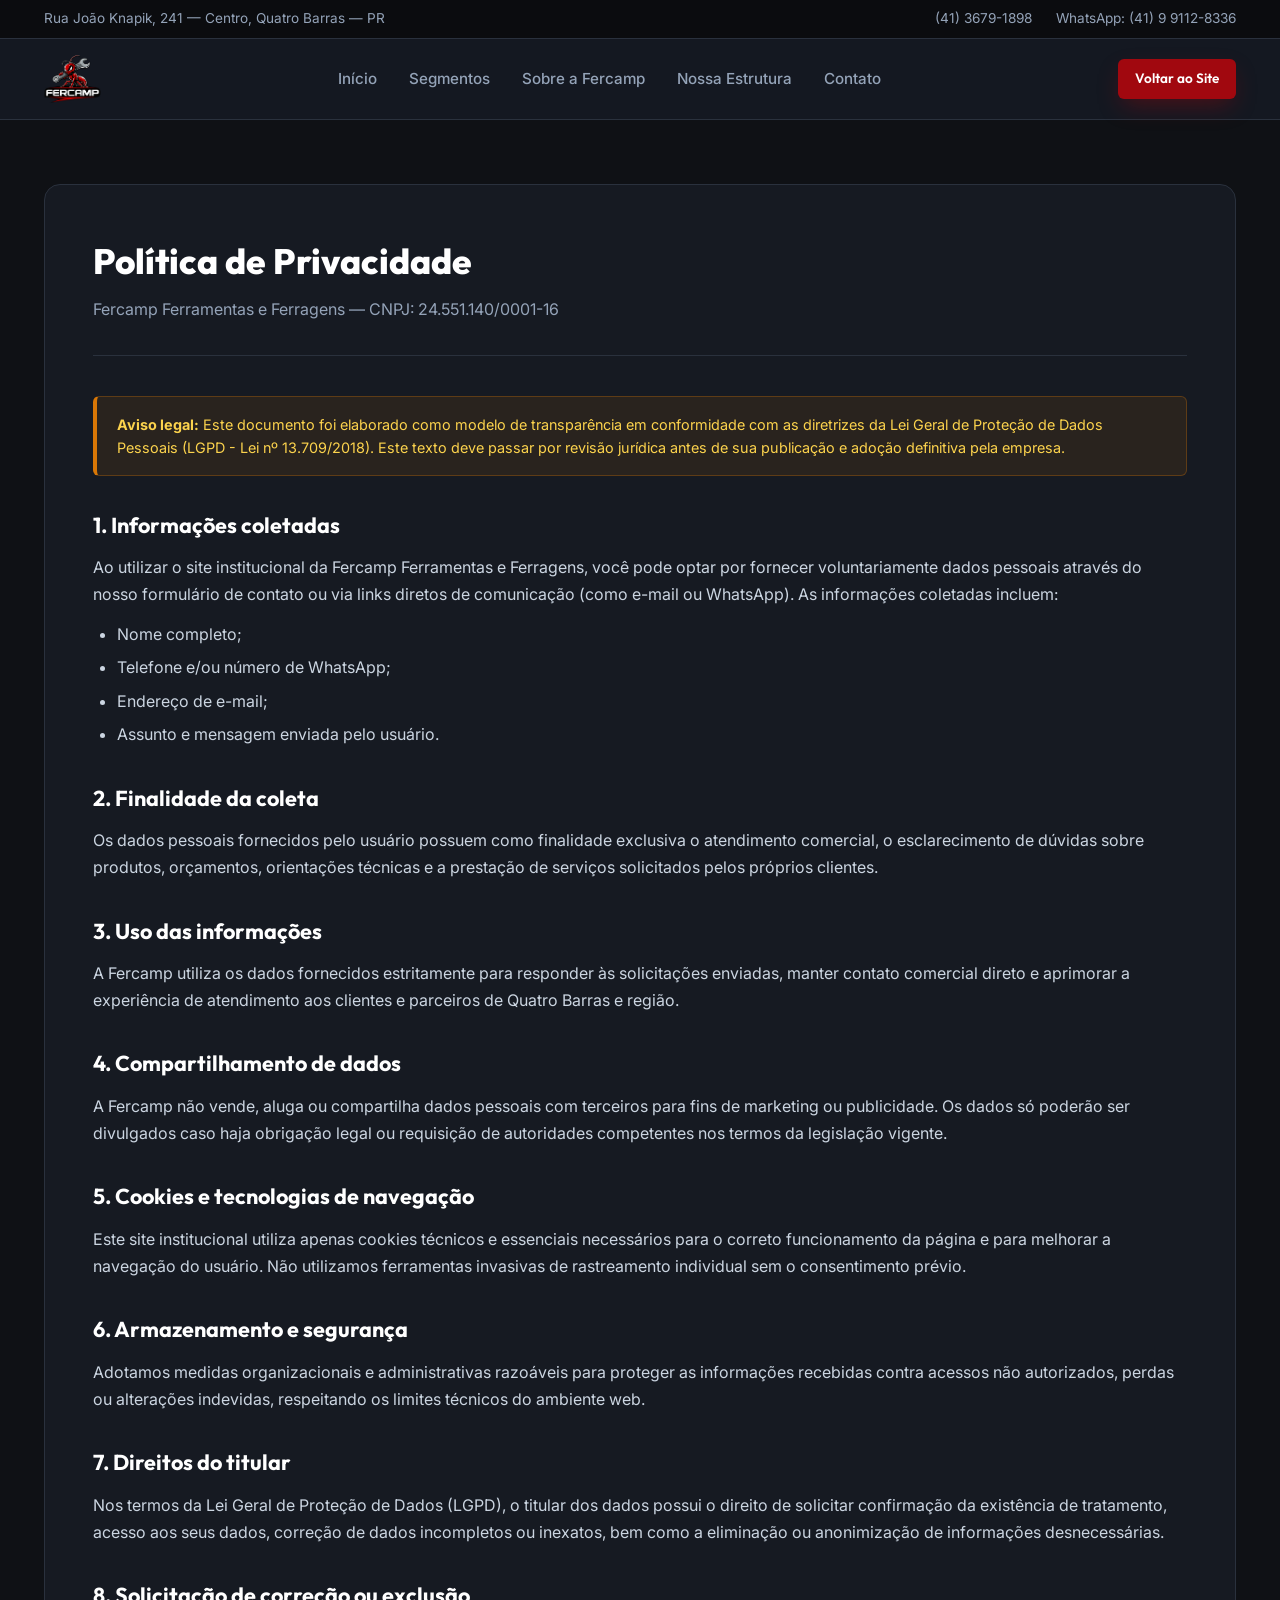
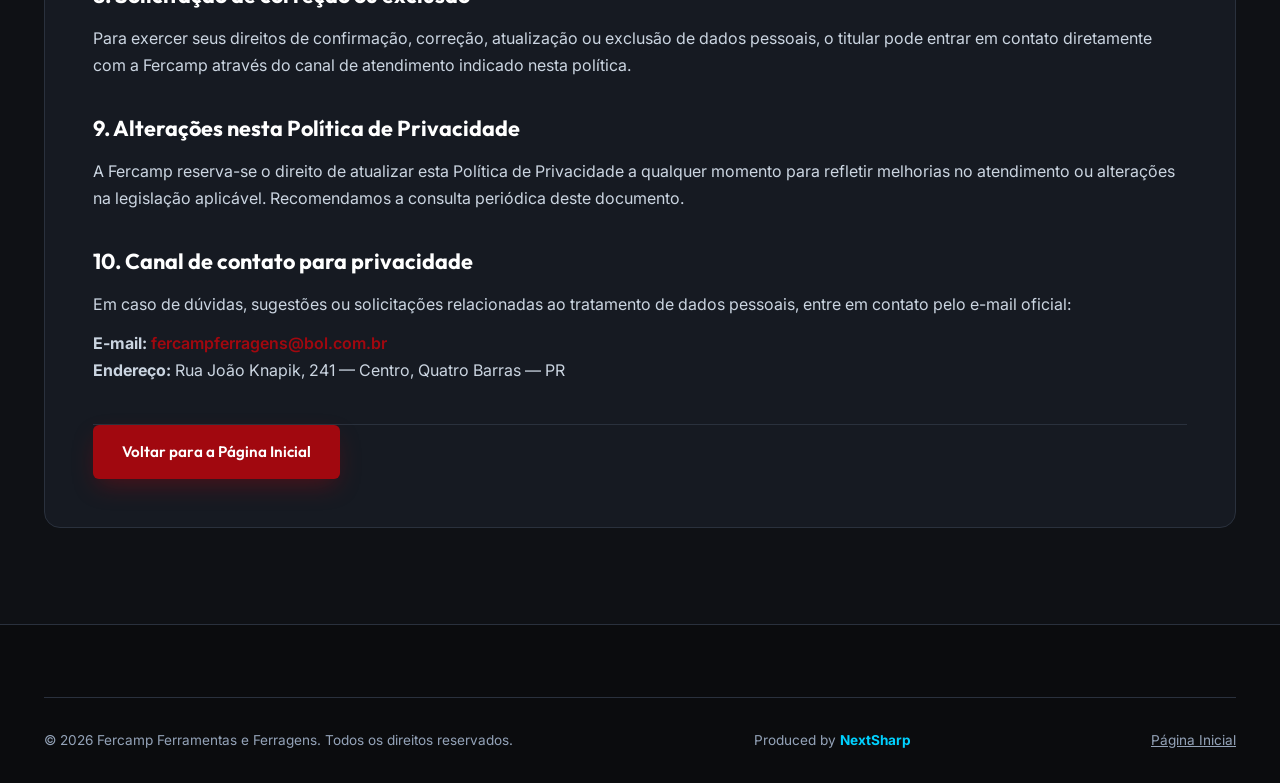
<file: politica-de-privacidade.html>
<!DOCTYPE html>
<html lang="pt-BR">
<head>
  <meta charset="UTF-8">
  <meta name="viewport" content="width=device-width, initial-scale=1.0">
  <title>Política de Privacidade | Fercamp Ferramentas e Ferragens</title>
  <meta name="description" content="Política de Privacidade e Proteção de Dados (LGPD) da Fercamp Ferramentas e Ferragens em Quatro Barras - PR.">
  <meta name="robots" content="noindex, follow">
  
  <!-- CSS Stylesheets -->
  <link rel="stylesheet" href="css/style.css">

  <!-- Favicon -->
  <link rel="icon" type="image/png" href="Img-LandingPage/Logo.png">
</head>
<body>

  <!-- Top Bar -->
  <div class="top-bar">
    <div class="container top-bar-inner">
      <div class="top-bar-location">
        <span>Rua João Knapik, 241 — Centro, Quatro Barras — PR</span>
      </div>
      <div class="top-bar-contact">
        <a href="tel:4136791898">(41) 3679-1898</a>
        <a href="https://wa.me/5541991128336?text=Ol%C3%A1!%20Encontrei%20a%20Fercamp%20pelo%20site%20e%20gostaria%20de%20solicitar%20informa%C3%A7%C3%B5es." target="_blank" rel="noopener noreferrer">WhatsApp: (41) 9 9112-8336</a>
      </div>
    </div>
  </div>

  <!-- Header -->
  <header class="site-header" id="siteHeader">
    <div class="container">
      <nav class="navbar" aria-label="Navegação Política de Privacidade">
        <a href="index.html" class="brand-logo">
          <img src="Img-LandingPage/Logo.png" alt="Fercamp Ferramentas e Ferragens" class="brand-logo-img" onerror="this.style.display='none'; this.nextElementSibling.style.display='flex';">
          <div class="brand-logo-fallback" style="display: none; align-items: center; gap: 0.75rem;">
            <div class="brand-logo-badge">F</div>
            <div class="brand-logo-text">
              FERCAMP <span>FERRAMENTAS</span>
              <span class="brand-subtitle">E FERRAGENS — QUATRO BARRAS</span>
            </div>
          </div>
        </a>

        <ul class="nav-links">
          <li><a href="index.html#inicio" class="nav-link">Início</a></li>
          <li><a href="index.html#segmentos" class="nav-link">Segmentos</a></li>
          <li><a href="index.html#sobre" class="nav-link">Sobre a Fercamp</a></li>
          <li><a href="index.html#estrutura" class="nav-link">Nossa Estrutura</a></li>
          <li><a href="index.html#contato" class="nav-link">Contato</a></li>
        </ul>

        <div class="nav-cta">
          <a href="index.html#contato" class="btn btn-primary btn-sm">Voltar ao Site</a>
        </div>
      </nav>
    </div>
  </header>

  <!-- Main Content -->
  <main class="policy-page">
    <div class="container">
      <article class="policy-card">
        <header class="policy-header">
          <h1>Política de Privacidade</h1>
          <p>Fercamp Ferramentas e Ferragens — CNPJ: 24.551.140/0001-16</p>
        </header>

        <!-- Mandatory Disclaimer -->
        <div class="legal-notice">
          <strong>Aviso legal:</strong> Este documento foi elaborado como modelo de transparência em conformidade com as diretrizes da Lei Geral de Proteção de Dados Pessoais (LGPD - Lei nº 13.709/2018). Este texto deve passar por revisão jurídica antes de sua publicação e adoção definitiva pela empresa.
        </div>

        <div class="policy-body">
          <section>
            <h2>1. Informações coletadas</h2>
            <p>
              Ao utilizar o site institucional da Fercamp Ferramentas e Ferragens, você pode optar por fornecer voluntariamente dados pessoais através do nosso formulário de contato ou via links diretos de comunicação (como e-mail ou WhatsApp). As informações coletadas incluem:
            </p>
            <ul>
              <li>Nome completo;</li>
              <li>Telefone e/ou número de WhatsApp;</li>
              <li>Endereço de e-mail;</li>
              <li>Assunto e mensagem enviada pelo usuário.</li>
            </ul>
          </section>

          <section>
            <h2>2. Finalidade da coleta</h2>
            <p>
              Os dados pessoais fornecidos pelo usuário possuem como finalidade exclusiva o atendimento comercial, o esclarecimento de dúvidas sobre produtos, orçamentos, orientações técnicas e a prestação de serviços solicitados pelos próprios clientes.
            </p>
          </section>

          <section>
            <h2>3. Uso das informações</h2>
            <p>
              A Fercamp utiliza os dados fornecidos estritamente para responder às solicitações enviadas, manter contato comercial direto e aprimorar a experiência de atendimento aos clientes e parceiros de Quatro Barras e região.
            </p>
          </section>

          <section>
            <h2>4. Compartilhamento de dados</h2>
            <p>
              A Fercamp não vende, aluga ou compartilha dados pessoais com terceiros para fins de marketing ou publicidade. Os dados só poderão ser divulgados caso haja obrigação legal ou requisição de autoridades competentes nos termos da legislação vigente.
            </p>
          </section>

          <section>
            <h2>5. Cookies e tecnologias de navegação</h2>
            <p>
              Este site institucional utiliza apenas cookies técnicos e essenciais necessários para o correto funcionamento da página e para melhorar a navegação do usuário. Não utilizamos ferramentas invasivas de rastreamento individual sem o consentimento prévio.
            </p>
          </section>

          <section>
            <h2>6. Armazenamento e segurança</h2>
            <p>
              Adotamos medidas organizacionais e administrativas razoáveis para proteger as informações recebidas contra acessos não autorizados, perdas ou alterações indevidas, respeitando os limites técnicos do ambiente web.
            </p>
          </section>

          <section>
            <h2>7. Direitos do titular</h2>
            <p>
              Nos termos da Lei Geral de Proteção de Dados (LGPD), o titular dos dados possui o direito de solicitar confirmação da existência de tratamento, acesso aos seus dados, correção de dados incompletos ou inexatos, bem como a eliminação ou anonimização de informações desnecessárias.
            </p>
          </section>

          <section>
            <h2>8. Solicitação de correção ou exclusão</h2>
            <p>
              Para exercer seus direitos de confirmação, correção, atualização ou exclusão de dados pessoais, o titular pode entrar em contato diretamente com a Fercamp através do canal de atendimento indicado nesta política.
            </p>
          </section>

          <section>
            <h2>9. Alterações nesta Política de Privacidade</h2>
            <p>
              A Fercamp reserva-se o direito de atualizar esta Política de Privacidade a qualquer momento para refletir melhorias no atendimento ou alterações na legislação aplicável. Recomendamos a consulta periódica deste documento.
            </p>
          </section>

          <section>
            <h2>10. Canal de contato para privacidade</h2>
            <p>
              Em caso de dúvidas, sugestões ou solicitações relacionadas ao tratamento de dados pessoais, entre em contato pelo e-mail oficial:
            </p>
            <p>
              <strong>E-mail:</strong> <a href="mailto:fercampferragens@bol.com.br" style="color: var(--primary-red); font-weight: 600;">fercampferragens@bol.com.br</a><br>
              <strong>Endereço:</strong> Rua João Knapik, 241 — Centro, Quatro Barras — PR
            </p>
          </section>
        </div>

        <div style="margin-top: 2.5rem; pt-2; border-top: 1px solid var(--border-dark);">
          <a href="index.html" class="btn btn-primary">Voltar para a Página Inicial</a>
        </div>
      </article>
    </div>
  </main>

  <!-- Footer -->
  <footer class="site-footer">
    <div class="container">
      <div class="footer-bottom">
        <div>
          &copy; <span id="currentYear"></span> Fercamp Ferramentas e Ferragens. Todos os direitos reservados.
        </div>
        <div>
          Produced by <a href="https://nextsharp.com.br/" target="_blank" rel="noopener noreferrer" class="nextsharp-credit">NextSharp</a>
        </div>
        <div>
          <a href="index.html">Página Inicial</a>
        </div>
      </div>
    </div>
  </footer>

  <script src="js/main.js"></script>
</body>
</html>
</file>
<file: css/style.css>
/* ==========================================================================
   Fercamp Ferramentas e Ferragens - Design System & Stylesheet
   Color Palette: Primary Red #a1080f, Graphite Dark #15181e, Slate #1e232b, White #ffffff
   ========================================================================== */

@import url('https://fonts.googleapis.com/css2?family=Inter:wght@300;400;500;600;700;800&family=Outfit:wght@500;600;700;800&display=swap');

:root {
  /* Brand Colors */
  --primary-red: #a1080f;
  --primary-red-hover: #b80d15;
  --primary-red-light: rgba(161, 8, 15, 0.12);
  --primary-red-glow: rgba(161, 8, 15, 0.35);

  /* Dark Industrial Palette */
  --bg-dark-main: #0f1115;
  --bg-dark-surface: #161a22;
  --bg-dark-card: #1d222c;
  --border-dark: #2a313d;
  --border-dark-hover: #3e4858;

  /* Light Theme / Neutral Accents */
  --bg-light-main: #f8fafc;
  --bg-light-surface: #ffffff;
  --bg-light-card: #ffffff;
  --border-light: #e2e8f0;

  /* Text Colors */
  --text-main-dark: #f8fafc;
  --text-muted-dark: #94a3b8;
  --text-main-light: #0f172a;
  --text-muted-light: #475569;

  /* Accents */
  --industrial-amber: #d97706;
  --industrial-amber-glow: rgba(217, 119, 6, 0.2);
  --steel-grey: #64748b;
  --whatsapp-green: #25d366;
  --whatsapp-hover: #20ba5a;

  /* Typography */
  --font-heading: 'Outfit', -apple-system, BlinkMacSystemFont, sans-serif;
  --font-body: 'Inter', -apple-system, BlinkMacSystemFont, sans-serif;

  /* Elevations & Shadows */
  --shadow-sm: 0 2px 4px rgba(0, 0, 0, 0.1);
  --shadow-md: 0 8px 16px rgba(0, 0, 0, 0.2);
  --shadow-lg: 0 16px 32px rgba(0, 0, 0, 0.3);
  --shadow-red: 0 10px 25px -5px rgba(161, 8, 15, 0.4);

  /* Border Radius & Layout */
  --radius-sm: 6px;
  --radius-md: 10px;
  --radius-lg: 16px;
  --radius-full: 9999px;
  --container-max: 1240px;
  --transition-fast: 0.2s cubic-bezier(0.4, 0, 0.2, 1);
  --transition-normal: 0.3s cubic-bezier(0.4, 0, 0.2, 1);
}

/* Reset & Global Standards */
*, *::before, *::after {
  box-sizing: border-box;
  margin: 0;
  padding: 0;
}

html {
  scroll-behavior: smooth;
  font-size: 16px;
  -webkit-text-size-adjust: 100%;
}

body {
  font-family: var(--font-body);
  background-color: var(--bg-dark-main);
  color: var(--text-main-dark);
  line-height: 1.6;
  overflow-x: hidden;
  -webkit-font-smoothing: antialiased;
}

img {
  max-width: 100%;
  height: auto;
  display: block;
}

a {
  color: inherit;
  text-decoration: none;
  transition: color var(--transition-fast);
}

button, input, textarea, select {
  font-family: inherit;
  font-size: inherit;
}

ul {
  list-style: none;
}

.container {
  width: 100%;
  max-width: var(--container-max);
  margin: 0 auto;
  padding: 0 1.5rem;
}

/* Accessibility Focus States */
:focus-visible {
  outline: 3px solid var(--primary-red);
  outline-offset: 3px;
}

/* Top Bar Announcement Header */
.top-bar {
  background-color: #0b0c0f;
  border-bottom: 1px solid var(--border-dark);
  padding: 0.5rem 0;
  font-size: 0.85rem;
  color: var(--text-muted-dark);
}

.top-bar-inner {
  display: flex;
  justify-content: space-between;
  align-items: center;
  gap: 1rem;
  flex-wrap: wrap;
}

.top-bar-contact {
  display: flex;
  align-items: center;
  gap: 1.5rem;
}

.top-bar-contact a {
  display: flex;
  align-items: center;
  gap: 0.4rem;
  transition: color var(--transition-fast);
}

.top-bar-contact a:hover {
  color: #ffffff;
}

.top-bar-location {
  display: flex;
  align-items: center;
  gap: 0.4rem;
  color: var(--text-muted-dark);
}

.top-bar-icon {
  width: 15px;
  height: 15px;
  color: var(--primary-red);
}

/* Header & Main Navbar */
.site-header {
  position: sticky;
  top: 0;
  z-index: 1000;
  background-color: rgba(22, 26, 34, 0.95);
  backdrop-filter: blur(12px);
  border-bottom: 1px solid var(--border-dark);
  transition: background-color var(--transition-normal), box-shadow var(--transition-normal);
}

.site-header.scrolled {
  box-shadow: var(--shadow-md);
  background-color: rgba(15, 17, 21, 0.98);
}

.navbar {
  display: flex;
  align-items: center;
  justify-content: space-between;
  height: 80px;
}

.brand-logo {
  display: flex;
  align-items: center;
  gap: 0.75rem;
  font-family: var(--font-heading);
  font-weight: 800;
  font-size: 1.5rem;
  color: #ffffff;
  letter-spacing: -0.02em;
}

.brand-logo-badge {
  background: var(--primary-red);
  color: #ffffff;
  padding: 0.4rem 0.7rem;
  border-radius: var(--radius-sm);
  font-size: 1.25rem;
  font-weight: 900;
  line-height: 1;
  box-shadow: var(--shadow-red);
  display: flex;
  align-items: center;
  justify-content: center;
}

.brand-logo-img {
  max-height: 48px;
  width: auto;
  object-fit: contain;
  display: block;
}

.brand-logo-text span {
  color: var(--primary-red);
}

.brand-subtitle {
  display: block;
  font-size: 0.7rem;
  font-weight: 500;
  letter-spacing: 0.15em;
  text-transform: uppercase;
  color: var(--text-muted-dark);
}

.nav-links {
  display: flex;
  align-items: center;
  gap: 2rem;
}

.nav-link {
  font-weight: 500;
  font-size: 0.95rem;
  color: var(--text-muted-dark);
  position: relative;
  padding: 0.5rem 0;
}

.nav-link:hover,
.nav-link.active {
  color: #ffffff;
}

.nav-link::after {
  content: '';
  position: absolute;
  bottom: 0;
  left: 0;
  width: 0;
  height: 2px;
  background-color: var(--primary-red);
  transition: width var(--transition-fast);
}

.nav-link:hover::after,
.nav-link.active::after {
  width: 100%;
}

.nav-cta {
  display: flex;
  align-items: center;
  gap: 1rem;
}

/* Mobile Toggle Hamburger */
.mobile-toggle {
  display: none;
  background: transparent;
  border: 1px solid var(--border-dark);
  color: #ffffff;
  width: 44px;
  height: 44px;
  border-radius: var(--radius-sm);
  cursor: pointer;
  align-items: center;
  justify-content: center;
  transition: background var(--transition-fast);
}

.mobile-toggle:hover {
  background: var(--bg-dark-card);
}

.hamburger-icon {
  width: 24px;
  height: 24px;
}

/* Mobile Navigation Drawer */
.mobile-nav-drawer {
  position: fixed;
  top: 0;
  right: -100%;
  width: 85%;
  max-width: 380px;
  height: 100vh;
  background-color: var(--bg-dark-surface);
  border-left: 1px solid var(--border-dark);
  z-index: 1050;
  display: flex;
  flex-direction: column;
  padding: 2rem 1.5rem;
  transition: right var(--transition-normal);
  box-shadow: -10px 0 30px rgba(0, 0, 0, 0.5);
  overflow-y: auto;
}

.mobile-nav-drawer.open {
  right: 0;
}

.mobile-nav-header {
  display: flex;
  align-items: center;
  justify-content: space-between;
  margin-bottom: 2rem;
  padding-bottom: 1rem;
  border-bottom: 1px solid var(--border-dark);
}

.mobile-close-btn {
  background: transparent;
  border: none;
  color: var(--text-muted-dark);
  cursor: pointer;
  padding: 0.5rem;
  display: flex;
  align-items: center;
  justify-content: center;
}

.mobile-close-btn:hover {
  color: #ffffff;
}

.mobile-nav-links {
  display: flex;
  flex-direction: column;
  gap: 1.25rem;
  margin-bottom: 2.5rem;
}

.mobile-nav-link {
  font-size: 1.1rem;
  font-weight: 600;
  color: var(--text-main-dark);
  display: flex;
  align-items: center;
  justify-content: space-between;
  padding: 0.75rem 0;
  border-bottom: 1px solid rgba(255, 255, 255, 0.05);
}

.mobile-nav-link:hover, .mobile-nav-link.active {
  color: var(--primary-red);
}

.mobile-nav-contact {
  margin-top: auto;
  padding-top: 1.5rem;
  border-top: 1px solid var(--border-dark);
  display: flex;
  flex-direction: column;
  gap: 1rem;
}

.drawer-overlay {
  position: fixed;
  top: 0;
  left: 0;
  width: 100vw;
  height: 100vh;
  background-color: rgba(0, 0, 0, 0.7);
  backdrop-filter: blur(4px);
  z-index: 1040;
  opacity: 0;
  visibility: hidden;
  transition: opacity var(--transition-normal), visibility var(--transition-normal);
}

.drawer-overlay.open {
  opacity: 1;
  visibility: visible;
}

/* Button Components */
.btn {
  display: inline-flex;
  align-items: center;
  justify-content: center;
  gap: 0.6rem;
  padding: 0.85rem 1.75rem;
  font-family: var(--font-heading);
  font-weight: 600;
  font-size: 0.95rem;
  border-radius: var(--radius-sm);
  cursor: pointer;
  transition: all var(--transition-fast);
  border: 1px solid transparent;
  white-space: nowrap;
}

.btn-primary {
  background-color: var(--primary-red);
  color: #ffffff;
  box-shadow: var(--shadow-red);
}

.btn-primary:hover {
  background-color: var(--primary-red-hover);
  transform: translateY(-2px);
  box-shadow: 0 12px 28px -5px rgba(161, 8, 15, 0.5);
}

.btn-secondary {
  background-color: var(--bg-dark-card);
  color: #ffffff;
  border-color: var(--border-dark);
}

.btn-secondary:hover {
  background-color: #242b37;
  border-color: var(--border-dark-hover);
  transform: translateY(-2px);
}

.btn-whatsapp {
  background-color: var(--whatsapp-green);
  color: #ffffff;
}

.btn-whatsapp:hover {
  background-color: var(--whatsapp-hover);
  transform: translateY(-2px);
  box-shadow: 0 10px 25px -5px rgba(37, 211, 102, 0.4);
}

.btn-outline-red {
  background: transparent;
  color: #ffffff;
  border-color: var(--primary-red);
}

.btn-outline-red:hover {
  background: var(--primary-red);
  color: #ffffff;
  transform: translateY(-2px);
}

.btn-sm {
  padding: 0.5rem 1rem;
  font-size: 0.85rem;
}

.btn-lg {
  padding: 1rem 2.25rem;
  font-size: 1.05rem;
}

.btn-block {
  width: 100%;
}

/* Hero Section */
.hero {
  position: relative;
  padding: 5rem 0 6rem;
  background: linear-gradient(135deg, rgba(15, 17, 21, 0.92) 0%, rgba(22, 26, 34, 0.85) 100%),
              url('../Img-LandingPage/HeroSection.png') center/cover no-repeat;
  border-bottom: 1px solid var(--border-dark);
  overflow: hidden;
}

.hero::before {
  content: '';
  position: absolute;
  top: 0;
  right: 0;
  width: 45%;
  height: 100%;
  background: radial-gradient(circle at center, rgba(161, 8, 15, 0.15) 0%, transparent 70%);
  pointer-events: none;
}

.hero-grid {
  display: grid;
  grid-template-columns: 1.2fr 0.8fr;
  gap: 3.5rem;
  align-items: center;
}

.hero-badge {
  display: inline-flex;
  align-items: center;
  gap: 0.5rem;
  background-color: rgba(161, 8, 15, 0.15);
  border: 1px solid rgba(161, 8, 15, 0.4);
  color: #ff4d58;
  font-size: 0.85rem;
  font-weight: 600;
  padding: 0.4rem 1rem;
  border-radius: var(--radius-full);
  margin-bottom: 1.5rem;
}

.hero-badge-icon {
  width: 8px;
  height: 8px;
  border-radius: 50%;
  background-color: var(--primary-red);
  box-shadow: 0 0 10px var(--primary-red);
}

.hero-title {
  font-family: var(--font-heading);
  font-size: clamp(2.2rem, 5vw, 3.5rem);
  font-weight: 800;
  line-height: 1.15;
  color: #ffffff;
  margin-bottom: 1.25rem;
  letter-spacing: -0.03em;
}

.hero-title span {
  color: var(--primary-red);
  position: relative;
  display: inline-block;
}

.hero-subtitle {
  font-size: 1.15rem;
  color: var(--text-muted-dark);
  margin-bottom: 2.25rem;
  max-width: 640px;
  line-height: 1.7;
}

.hero-actions {
  display: flex;
  align-items: center;
  gap: 1.25rem;
  flex-wrap: wrap;
  margin-bottom: 2.5rem;
}

/* Notice Banner Highlight */
.notice-banner {
  display: flex;
  align-items: center;
  gap: 1rem;
  background: rgba(30, 35, 43, 0.85);
  border: 1px solid rgba(217, 119, 6, 0.4);
  border-left: 4px solid var(--industrial-amber);
  padding: 1rem 1.25rem;
  border-radius: var(--radius-sm);
  backdrop-filter: blur(8px);
}

.notice-icon {
  color: var(--industrial-amber);
  flex-shrink: 0;
  width: 24px;
  height: 24px;
}

.notice-text {
  font-size: 0.9rem;
  color: #f1f5f9;
  font-weight: 500;
}

.notice-text strong {
  color: #ffffff;
}

/* Hero Feature Card Showcase */
.hero-card-grid {
  display: grid;
  grid-template-columns: repeat(2, 1fr);
  gap: 1rem;
}

.hero-card {
  background-color: rgba(22, 26, 34, 0.85);
  border: 1px solid var(--border-dark);
  padding: 1.25rem;
  border-radius: var(--radius-md);
  backdrop-filter: blur(10px);
  transition: transform var(--transition-fast), border-color var(--transition-fast);
}

.hero-card:hover {
  transform: translateY(-4px);
  border-color: var(--primary-red);
}

.hero-card-icon {
  width: 36px;
  height: 36px;
  background-color: var(--primary-red-light);
  color: var(--primary-red);
  border-radius: var(--radius-sm);
  display: flex;
  align-items: center;
  justify-content: center;
  margin-bottom: 0.75rem;
}

.hero-card-title {
  font-family: var(--font-heading);
  font-size: 1rem;
  font-weight: 700;
  color: #ffffff;
  margin-bottom: 0.25rem;
}

.hero-card-desc {
  font-size: 0.8rem;
  color: var(--text-muted-dark);
}

/* Section Header Typography */
.section {
  padding: 5.5rem 0;
  position: relative;
}

.section-alt {
  background-color: var(--bg-dark-surface);
  border-top: 1px solid var(--border-dark);
  border-bottom: 1px solid var(--border-dark);
}

.section-header {
  text-align: center;
  max-width: 720px;
  margin: 0 auto 4rem;
}

.section-subtitle {
  font-family: var(--font-heading);
  font-size: 0.85rem;
  font-weight: 700;
  text-transform: uppercase;
  letter-spacing: 0.15em;
  color: var(--primary-red);
  margin-bottom: 0.75rem;
  display: inline-block;
}

.section-title {
  font-family: var(--font-heading);
  font-size: clamp(1.8rem, 4vw, 2.5rem);
  font-weight: 800;
  color: #ffffff;
  line-height: 1.2;
  letter-spacing: -0.02em;
  margin-bottom: 1rem;
}

.section-description {
  font-size: 1.05rem;
  color: var(--text-muted-dark);
}

/* Segmentos Section */
.segment-grid {
  display: grid;
  grid-template-columns: repeat(auto-fill, minmax(280px, 1fr));
  gap: 1.5rem;
}

.segment-card {
  background-color: var(--bg-dark-card);
  border: 1px solid var(--border-dark);
  border-radius: var(--radius-md);
  padding: 1.75rem;
  transition: transform var(--transition-normal), border-color var(--transition-normal), box-shadow var(--transition-normal);
  display: flex;
  flex-direction: column;
  position: relative;
  overflow: hidden;
}

.segment-card::before {
  content: '';
  position: absolute;
  top: 0;
  left: 0;
  width: 100%;
  height: 3px;
  background: var(--primary-red);
  opacity: 0;
  transition: opacity var(--transition-fast);
}

.segment-card:hover {
  transform: translateY(-6px);
  border-color: rgba(161, 8, 15, 0.4);
  box-shadow: 0 12px 24px rgba(0, 0, 0, 0.4);
}

.segment-card:hover::before {
  opacity: 1;
}

.segment-icon-wrapper {
  width: 52px;
  height: 52px;
  background-color: rgba(161, 8, 15, 0.1);
  border: 1px solid rgba(161, 8, 15, 0.25);
  border-radius: var(--radius-md);
  display: flex;
  align-items: center;
  justify-content: center;
  color: var(--primary-red);
  margin-bottom: 1.25rem;
  transition: transform var(--transition-fast), background var(--transition-fast);
}

.segment-card:hover .segment-icon-wrapper {
  background-color: var(--primary-red);
  color: #ffffff;
  transform: scale(1.05);
}

.segment-icon {
  width: 26px;
  height: 26px;
}

.segment-title {
  font-family: var(--font-heading);
  font-size: 1.2rem;
  font-weight: 700;
  color: #ffffff;
  margin-bottom: 0.6rem;
}

.segment-desc {
  font-size: 0.92rem;
  color: var(--text-muted-dark);
  line-height: 1.55;
}

/* Institutional / About Fercamp Section */
.about-grid {
  display: grid;
  grid-template-columns: 1fr 1fr;
  gap: 3.5rem;
  align-items: center;
}

.about-content-text {
  display: flex;
  flex-direction: column;
  gap: 1.25rem;
}

.about-p {
  font-size: 1.05rem;
  color: #cbd5e1;
  line-height: 1.7;
}

.about-highlight-box {
  background-color: var(--bg-dark-card);
  border-left: 4px solid var(--primary-red);
  padding: 1.25rem 1.5rem;
  border-radius: 0 var(--radius-md) var(--radius-md) 0;
  margin-top: 0.5rem;
}

.about-highlight-box p {
  font-size: 1.05rem;
  font-weight: 600;
  color: #ffffff;
  font-style: italic;
}

/* Mission, Vision, Values */
.mvv-grid {
  display: grid;
  grid-template-columns: repeat(3, 1fr);
  gap: 1.5rem;
  margin-top: 3.5rem;
}

.mvv-card {
  background-color: var(--bg-dark-card);
  border: 1px solid var(--border-dark);
  border-radius: var(--radius-md);
  padding: 2rem;
  transition: transform var(--transition-fast);
}

.mvv-card:hover {
  transform: translateY(-4px);
  border-color: var(--border-dark-hover);
}

.mvv-badge {
  display: inline-flex;
  align-items: center;
  gap: 0.5rem;
  font-family: var(--font-heading);
  font-size: 0.8rem;
  font-weight: 700;
  letter-spacing: 0.1em;
  text-transform: uppercase;
  color: var(--primary-red);
  margin-bottom: 1rem;
}

.mvv-title {
  font-family: var(--font-heading);
  font-size: 1.35rem;
  font-weight: 800;
  color: #ffffff;
  margin-bottom: 0.75rem;
}

.mvv-text {
  font-size: 0.95rem;
  color: var(--text-muted-dark);
  line-height: 1.6;
}

.values-list {
  display: flex;
  flex-direction: column;
  gap: 0.85rem;
  margin-top: 0.5rem;
}

.values-item {
  display: flex;
  flex-direction: column;
  gap: 0.15rem;
}

.values-item strong {
  color: #ffffff;
  font-size: 0.95rem;
}

.values-item span {
  font-size: 0.85rem;
  color: var(--text-muted-dark);
}

/* Differentials (Diferenciais) Section */
.differentials-grid {
  display: grid;
  grid-template-columns: repeat(auto-fill, minmax(260px, 1fr));
  gap: 1.5rem;
}

.diff-card {
  background-color: var(--bg-dark-surface);
  border: 1px solid var(--border-dark);
  border-radius: var(--radius-md);
  padding: 1.5rem;
  display: flex;
  align-items: flex-start;
  gap: 1.25rem;
  transition: border-color var(--transition-fast), transform var(--transition-fast);
}

.diff-card:hover {
  border-color: var(--primary-red);
  transform: translateY(-3px);
}

.diff-icon-box {
  width: 44px;
  height: 44px;
  background-color: var(--primary-red-light);
  color: var(--primary-red);
  border-radius: var(--radius-sm);
  display: flex;
  align-items: center;
  justify-content: center;
  flex-shrink: 0;
}

.diff-title {
  font-family: var(--font-heading);
  font-size: 1.05rem;
  font-weight: 700;
  color: #ffffff;
  line-height: 1.3;
}

/* Structure (Nossa Estrutura) Section & Gallery */
.structure-intro {
  margin-bottom: 3rem;
}

.spaces-grid {
  display: grid;
  grid-template-columns: repeat(4, 1fr);
  gap: 1.5rem;
  margin-bottom: 4rem;
}

.space-card {
  background-color: var(--bg-dark-card);
  border: 1px solid var(--border-dark);
  border-radius: var(--radius-md);
  padding: 1.5rem;
  border-top: 3px solid var(--primary-red);
}

.space-title {
  font-family: var(--font-heading);
  font-size: 1.15rem;
  font-weight: 700;
  color: #ffffff;
  margin-bottom: 0.5rem;
}

.space-desc {
  font-size: 0.9rem;
  color: var(--text-muted-dark);
  line-height: 1.55;
}

/* Gallery Grid */
.gallery-header {
  margin-bottom: 2rem;
  display: flex;
  justify-content: space-between;
  align-items: flex-end;
}

.gallery-grid {
  display: grid;
  grid-template-columns: repeat(auto-fill, minmax(260px, 1fr));
  gap: 1.25rem;
}

.gallery-item {
  position: relative;
  border-radius: var(--radius-md);
  overflow: hidden;
  aspect-ratio: 4 / 3;
  background-color: var(--bg-dark-card);
  border: 1px solid var(--border-dark);
  cursor: pointer;
  transition: transform var(--transition-normal), box-shadow var(--transition-normal);
}

.gallery-item img {
  width: 100%;
  height: 100%;
  object-fit: cover;
  transition: transform 0.5s ease;
}

.gallery-item:hover img {
  transform: scale(1.08);
}

.gallery-overlay {
  position: absolute;
  inset: 0;
  background: linear-gradient(to top, rgba(15, 17, 21, 0.9) 0%, transparent 60%);
  opacity: 0;
  display: flex;
  flex-direction: column;
  justify-content: flex-end;
  padding: 1.25rem;
  transition: opacity var(--transition-normal);
}

.gallery-item:hover .gallery-overlay {
  opacity: 1;
}

.gallery-caption {
  color: #ffffff;
  font-family: var(--font-heading);
  font-weight: 700;
  font-size: 1rem;
  text-transform: capitalize;
}

.gallery-zoom-icon {
  position: absolute;
  top: 1rem;
  right: 1rem;
  width: 36px;
  height: 36px;
  background-color: rgba(161, 8, 15, 0.85);
  color: #ffffff;
  border-radius: 50%;
  display: flex;
  align-items: center;
  justify-content: center;
  opacity: 0;
  transform: scale(0.8);
  transition: opacity var(--transition-fast), transform var(--transition-fast);
}

.gallery-item:hover .gallery-zoom-icon {
  opacity: 1;
  transform: scale(1);
}

/* Lightbox Modal */
.lightbox-modal {
  position: fixed;
  inset: 0;
  z-index: 2000;
  background-color: rgba(0, 0, 0, 0.92);
  backdrop-filter: blur(10px);
  display: flex;
  align-items: center;
  justify-content: center;
  opacity: 0;
  visibility: hidden;
  transition: opacity var(--transition-normal), visibility var(--transition-normal);
  padding: 2rem;
}

.lightbox-modal.active {
  opacity: 1;
  visibility: visible;
}

.lightbox-content {
  position: relative;
  max-width: 90vw;
  max-height: 85vh;
  display: flex;
  flex-direction: column;
  align-items: center;
}

.lightbox-image {
  max-width: 100%;
  max-height: 75vh;
  object-fit: contain;
  border-radius: var(--radius-sm);
  box-shadow: 0 20px 50px rgba(0, 0, 0, 0.8);
  border: 1px solid var(--border-dark);
}

.lightbox-caption {
  margin-top: 1rem;
  color: #ffffff;
  font-family: var(--font-heading);
  font-size: 1.1rem;
  font-weight: 600;
  text-align: center;
}

.lightbox-close {
  position: absolute;
  top: 1.5rem;
  right: 1.5rem;
  background: rgba(255, 255, 255, 0.1);
  border: 1px solid rgba(255, 255, 255, 0.2);
  color: #ffffff;
  width: 44px;
  height: 44px;
  border-radius: 50%;
  cursor: pointer;
  display: flex;
  align-items: center;
  justify-content: center;
  transition: background var(--transition-fast);
}

.lightbox-close:hover {
  background: var(--primary-red);
}

/* Contact Section */
.contact-grid {
  display: grid;
  grid-template-columns: 1fr 1.2fr;
  gap: 3.5rem;
}

.contact-info-box {
  display: flex;
  flex-direction: column;
  gap: 1.5rem;
}

.contact-card {
  background-color: var(--bg-dark-card);
  border: 1px solid var(--border-dark);
  border-radius: var(--radius-md);
  padding: 1.75rem;
}

.contact-card-title {
  font-family: var(--font-heading);
  font-size: 1.2rem;
  font-weight: 700;
  color: #ffffff;
  margin-bottom: 1.25rem;
  display: flex;
  align-items: center;
  gap: 0.6rem;
}

.contact-card-title svg {
  color: var(--primary-red);
}

.contact-item {
  display: flex;
  align-items: flex-start;
  gap: 1rem;
  margin-bottom: 1.25rem;
}

.contact-item:last-child {
  margin-bottom: 0;
}

.contact-icon {
  width: 22px;
  height: 22px;
  color: var(--primary-red);
  flex-shrink: 0;
  margin-top: 0.2rem;
}

.contact-details h4 {
  font-size: 0.85rem;
  font-weight: 600;
  text-transform: uppercase;
  letter-spacing: 0.05em;
  color: var(--text-muted-dark);
  margin-bottom: 0.2rem;
}

.contact-details p, .contact-details a {
  font-size: 1rem;
  color: #ffffff;
  font-weight: 500;
}

.contact-details a:hover {
  color: var(--primary-red);
}

.contact-actions {
  display: grid;
  grid-template-columns: repeat(2, 1fr);
  gap: 0.85rem;
  margin-top: 1rem;
}

/* Contact Form */
.form-box {
  background-color: var(--bg-dark-card);
  border: 1px solid var(--border-dark);
  border-radius: var(--radius-md);
  padding: 2.25rem;
}

.form-title {
  font-family: var(--font-heading);
  font-size: 1.4rem;
  font-weight: 700;
  color: #ffffff;
  margin-bottom: 0.5rem;
}

.form-subtitle {
  font-size: 0.92rem;
  color: var(--text-muted-dark);
  margin-bottom: 1.75rem;
}

.form-group {
  margin-bottom: 1.25rem;
}

.form-group label {
  display: block;
  font-size: 0.88rem;
  font-weight: 600;
  color: #cbd5e1;
  margin-bottom: 0.4rem;
}

.form-control {
  width: 100%;
  background-color: var(--bg-dark-surface);
  border: 1px solid var(--border-dark);
  border-radius: var(--radius-sm);
  padding: 0.8rem 1rem;
  color: #ffffff;
  font-size: 0.95rem;
  transition: border-color var(--transition-fast), box-shadow var(--transition-fast);
}

.form-control:focus {
  outline: none;
  border-color: var(--primary-red);
  box-shadow: 0 0 0 3px rgba(161, 8, 15, 0.2);
}

textarea.form-control {
  min-height: 120px;
  resize: vertical;
}

.form-grid {
  display: grid;
  grid-template-columns: repeat(2, 1fr);
  gap: 1rem;
}

.form-alert {
  padding: 1rem;
  border-radius: var(--radius-sm);
  font-size: 0.9rem;
  font-weight: 500;
  margin-top: 1rem;
  display: none;
}

.form-alert.success {
  display: block;
  background-color: rgba(34, 197, 94, 0.15);
  border: 1px solid rgba(34, 197, 94, 0.4);
  color: #4ade80;
}

.form-alert.error {
  display: block;
  background-color: rgba(239, 68, 68, 0.15);
  border: 1px solid rgba(239, 68, 68, 0.4);
  color: #f87171;
}

/* Call-to-action Pre-footer Banner */
.cta-banner {
  background: linear-gradient(135deg, #1c212b 0%, #12151b 100%);
  border: 1px solid var(--border-dark);
  border-left: 6px solid var(--primary-red);
  border-radius: var(--radius-lg);
  padding: 3.5rem 3rem;
  margin: 3rem 0;
  display: flex;
  align-items: center;
  justify-content: space-between;
  gap: 2rem;
  box-shadow: var(--shadow-lg);

}

.cta-title {
  font-family: var(--font-heading);
  font-size: clamp(1.5rem, 3vw, 2rem);
  font-weight: 800;
  color: #ffffff;
  margin-bottom: 0.5rem;
}

.cta-text {
  font-size: 1.05rem;
  color: var(--text-muted-dark);
  max-width: 600px;
}

.cta-buttons {
  display: flex;
  align-items: center;
  gap: 1rem;
  flex-wrap: wrap;
}

/* Floating WhatsApp Button */
.whatsapp-float {
  position: fixed;
  bottom: 2rem;
  right: 2rem;
  z-index: 990;
  display: flex;
  align-items: center;
  gap: 0.75rem;
  background-color: var(--whatsapp-green);
  color: #ffffff;
  padding: 0.8rem 1.25rem;
  border-radius: var(--radius-full);
  box-shadow: 0 10px 25px rgba(37, 211, 102, 0.4);
  font-weight: 600;
  font-size: 0.9rem;
  transition: transform var(--transition-fast), box-shadow var(--transition-fast);
}

.whatsapp-float:hover {
  transform: scale(1.05);
  box-shadow: 0 14px 30px rgba(37, 211, 102, 0.5);
  color: #ffffff;
}

.whatsapp-icon-svg {
  width: 26px;
  height: 26px;
  fill: currentColor;
}

/* Footer Section */
.site-footer {
  background-color: #0b0c0e;
  border-top: 1px solid var(--border-dark);
  padding: 4.5rem 0 2rem;
  color: var(--text-muted-dark);
  font-size: 0.9rem;
}

.footer-grid {
  display: grid;
  grid-template-columns: 1.5fr 1fr 1.2fr;
  gap: 3.5rem;
  margin-bottom: 3.5rem;
}

.footer-brand p {
  margin-top: 1rem;
  line-height: 1.6;
  max-width: 340px;
}

.footer-title {
  font-family: var(--font-heading);
  font-size: 1.05rem;
  font-weight: 700;
  color: #ffffff;
  margin-bottom: 1.25rem;
}

.footer-links {
  display: flex;
  flex-direction: column;
  gap: 0.75rem;
}

.footer-links a {
  transition: color var(--transition-fast);
}

.footer-links a:hover {
  color: var(--primary-red);
}

.footer-contact-list {
  display: flex;
  flex-direction: column;
  gap: 0.85rem;
}

.footer-contact-item {
  display: flex;
  align-items: flex-start;
  gap: 0.75rem;
}

.footer-contact-icon {
  width: 18px;
  height: 18px;
  color: var(--primary-red);
  flex-shrink: 0;
  margin-top: 0.2rem;
}

.footer-bottom {
  border-top: 1px solid var(--border-dark);
  padding-top: 2rem;
  display: flex;
  justify-content: space-between;
  align-items: center;
  flex-wrap: wrap;
  gap: 1rem;
  font-size: 0.85rem;
}

.footer-bottom a {
  color: var(--text-muted-dark);
  text-decoration: underline;
}

.footer-bottom a:hover {
  color: #ffffff;
}

.nextsharp-credit {
  color: #00d1ff !important;
  font-weight: 700;
  text-decoration: none !important;
  transition: color var(--transition-fast), text-shadow var(--transition-fast);
}

.nextsharp-credit:hover {
  color: #66e5ff !important;
  text-shadow: 0 0 10px rgba(0, 209, 255, 0.6);
  text-decoration: underline !important;
}

/* Privacy Policy Page Specific Styles */
.policy-page {
  padding: 4rem 0 6rem;
}

.policy-card {
  background-color: var(--bg-dark-surface);
  border: 1px solid var(--border-dark);
  border-radius: var(--radius-lg);
  padding: 3rem;
}

.policy-header {
  border-bottom: 1px solid var(--border-dark);
  padding-bottom: 2rem;
  margin-bottom: 2.5rem;
}

.policy-header h1 {
  font-family: var(--font-heading);
  font-size: 2.2rem;
  font-weight: 800;
  color: #ffffff;
  margin-bottom: 0.5rem;
}

.policy-header p {
  color: var(--text-muted-dark);
}

.legal-notice {
  background-color: rgba(217, 119, 6, 0.1);
  border: 1px solid rgba(217, 119, 6, 0.3);
  border-left: 4px solid var(--industrial-amber);
  color: #fcd34d;
  padding: 1rem 1.25rem;
  border-radius: var(--radius-sm);
  margin-bottom: 2rem;
  font-size: 0.9rem;
}

.policy-body section {
  margin-bottom: 2rem;
}

.policy-body h2 {
  font-family: var(--font-heading);
  font-size: 1.35rem;
  font-weight: 700;
  color: #ffffff;
  margin-bottom: 0.75rem;
}

.policy-body p, .policy-body ul {
  font-size: 1rem;
  color: #cbd5e1;
  line-height: 1.7;
  margin-bottom: 0.75rem;
}

.policy-body ul {
  padding-left: 1.5rem;
  list-style: disc;
}

.policy-body li {
  margin-bottom: 0.4rem;
}

/* Responsive Media Queries */
@media (max-width: 1024px) {
  .hero-grid,
  .about-grid,
  .contact-grid {
    grid-template-columns: 1fr;
    gap: 2.5rem;
  }

  .mvv-grid,
  .spaces-grid {
    grid-template-columns: repeat(2, 1fr);
  }

  .cta-banner {
    flex-direction: column;
    text-align: center;
    padding: 2.5rem 2rem;
  }

  .cta-buttons {
    justify-content: center;
  }

  .footer-grid {
    grid-template-columns: 1fr 1fr;
    gap: 2.5rem;
  }
}

@media (max-width: 768px) {
  .top-bar-inner {
    flex-direction: column;
    align-items: flex-start;
    gap: 0.4rem;
  }

  .nav-links, .nav-cta {
    display: none;
  }

  .mobile-toggle {
    display: flex;
  }

  .mvv-grid,
  .spaces-grid,
  .hero-card-grid,
  .form-grid,
  .contact-actions {
    grid-template-columns: 1fr;
  }

  .footer-grid {
    grid-template-columns: 1fr;
  }

  .footer-bottom {
    flex-direction: column;
    align-items: flex-start;
  }

  .whatsapp-float span {
    display: none;
  }

  .whatsapp-float {
    padding: 0.8rem;
    border-radius: 50%;
    bottom: 1.5rem;
    right: 1.5rem;
  }

  .policy-card {
    padding: 1.75rem;
  }
}
</file>
